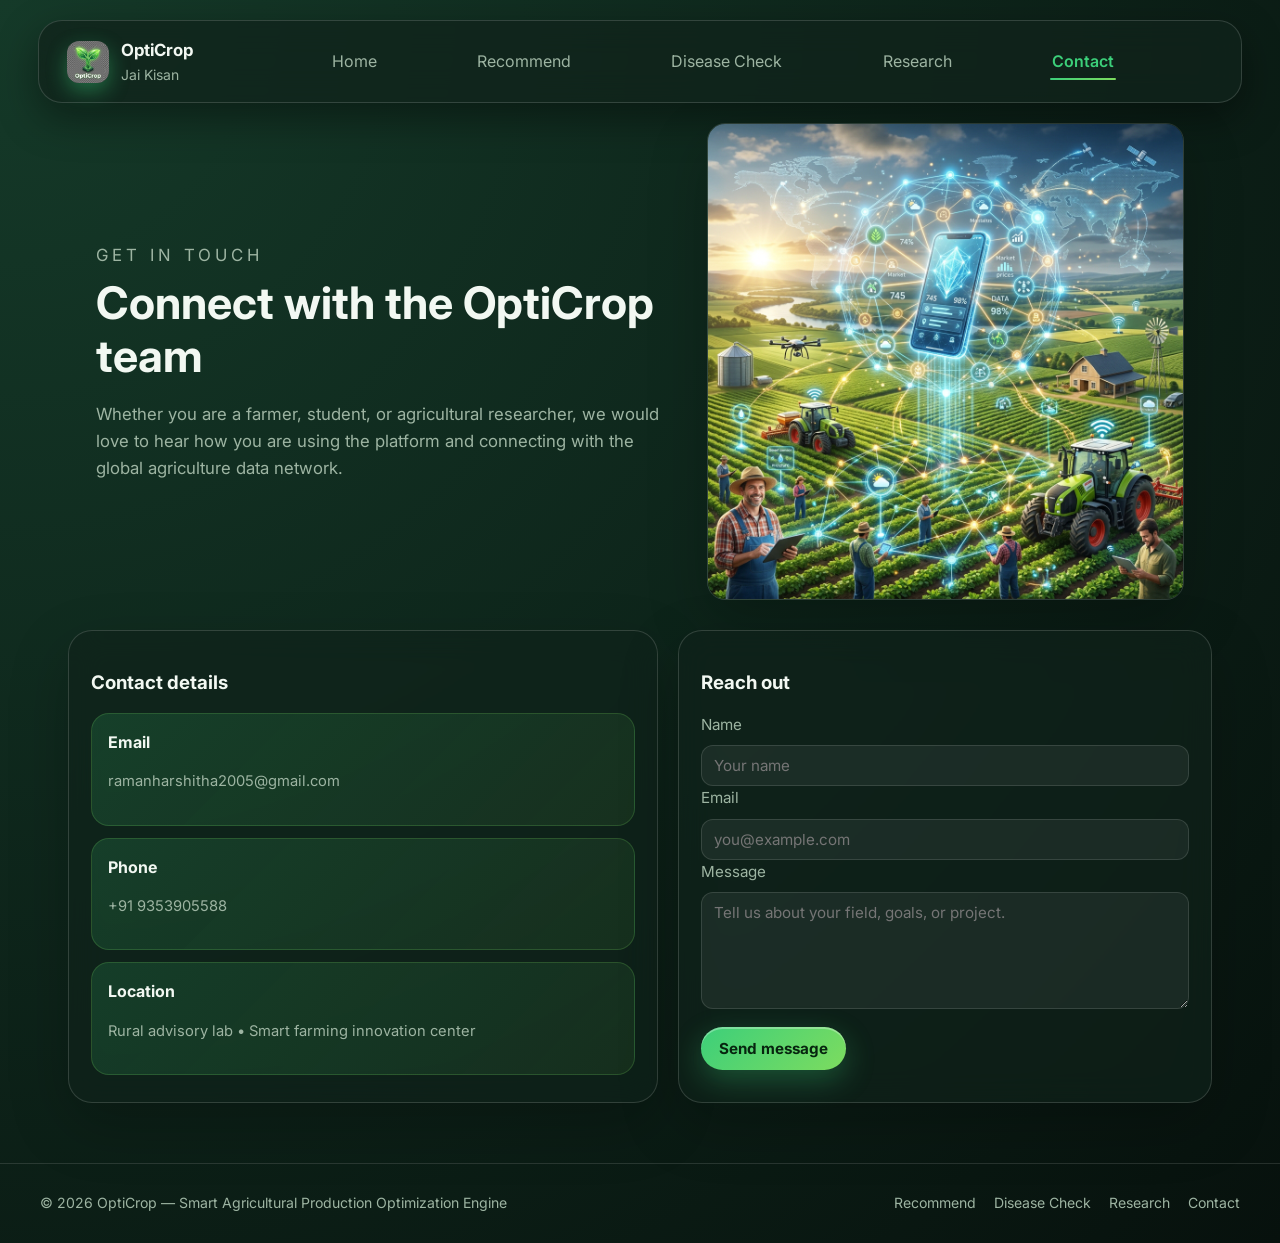
<file: web/contact.html>
<!DOCTYPE html>
<html lang="en">
  <head>
    <meta charset="UTF-8" />
    <meta name="viewport" content="width=device-width, initial-scale=1.0" />
    <title>OptiCrop | Contact</title>
    <meta
      name="description"
      content="Get in touch with the OptiCrop project team. Reach out with questions, collaboration ideas, or feedback on our Smart Agricultural Engine."
    />
    <link rel="icon" href="data:image/svg+xml,<svg xmlns='http://www.w3.org/2000/svg' viewBox='0 0 100 100'><text y='.9em' font-size='90'>🌱</text></svg>" />
    <link rel="stylesheet" href="styles.css" />
  </head>
  <body data-page="contact">
    <header class="topbar">
      <a class="brand" href="index.html">
        <img src="assets/opticrop_icon.png" alt="OptiCrop Icon" class="brand-icon" />
        <span>
          <strong>OptiCrop</strong>
          <small>Jai Kisan</small>
        </span>
      </a>
      <button class="hamburger" id="menu-toggle" aria-label="Toggle navigation">
        <span></span><span></span><span></span>
      </button>
      <nav class="nav-links" id="nav-links">
        <a href="index.html">Home</a>
        <a href="recommend.html">Recommend</a>
        <a href="disease.html">Disease Check</a>
        <a href="insights.html">Research</a>
        <a href="contact.html">Contact</a>
      </nav>
    </header>

    <main class="panel">
      <div class="hero" style="padding-top: 0; padding-bottom: 30px;">
        <div class="hero-copy">
          <p class="eyebrow">Get in touch</p>
          <h1 style="font-size: clamp(2rem, 3.5vw, 2.8rem);">Connect with the OptiCrop team</h1>
          <p>Whether you are a farmer, student, or agricultural researcher, we would love to hear how you are using the platform and connecting with the global agriculture data network.</p>
        </div>
        <div class="hero-visual">
          <img src="assets/contact_hero.png" alt="Global agricultural network" style="border: 1px solid rgba(255,255,255,0.15);" />
        </div>
      </div>

      <div class="grid two-col">
        <div class="card">
          <h3>Contact details</h3>
          <div class="mini-panel">
            <strong>Email</strong>
            <p class="muted">ramanharshitha2005@gmail.com</p>
          </div>
          <div class="mini-panel" style="margin-top:12px;">
            <strong>Phone</strong>
            <p class="muted">+91 9353905588</p>
          </div>
          <div class="mini-panel" style="margin-top:12px;">
            <strong>Location</strong>
            <p class="muted">Rural advisory lab • Smart farming innovation center</p>
          </div>
        </div>
        <div class="card">
          <h3>Reach out</h3>
          <form id="contact-form">
            <label>Name<input type="text" id="contact-name" placeholder="Your name" required /></label>
            <label>Email<input type="email" id="contact-email" placeholder="you@example.com" required /></label>
            <label>Message<textarea id="contact-message" rows="5" placeholder="Tell us about your field, goals, or project." required></textarea></label>
            <div class="form-actions">
              <button class="btn primary" type="submit">Send message</button>
            </div>
            <p id="contact-status" class="weather-status muted" style="margin-top:10px;"></p>
          </form>
        </div>
      </div>
    </main>

    <footer class="site-footer">
      <div class="footer-inner">
        <span>© 2026 OptiCrop — Smart Agricultural Production Optimization Engine</span>
        <div class="footer-links">
          <a href="recommend.html">Recommend</a>
          <a href="disease.html">Disease Check</a>
          <a href="insights.html">Research</a>
          <a href="contact.html">Contact</a>
        </div>
      </div>
    </footer>

    <script>
      document.getElementById('contact-form').addEventListener('submit', function (event) {
        event.preventDefault();
        var name = document.getElementById('contact-name').value.trim();
        var email = document.getElementById('contact-email').value.trim();
        var message = document.getElementById('contact-message').value.trim();
        var status = document.getElementById('contact-status');

        if (!name || !email || !message) {
          status.textContent = 'Please fill in all fields before sending.';
          status.className = 'weather-status error';
          return;
        }

        status.textContent = 'Message sent successfully! We will get back to you soon.';
        status.className = 'weather-status success';
        this.reset();

        setTimeout(function () {
          status.textContent = '';
          status.className = 'weather-status muted';
        }, 5000);
      });

      // Hamburger menu toggling code for the contact page where script.js might not execute DOMContentLoaded at the right moment if cached or different logic is applied. Let's make sure it operates nicely by binding directly or relying on script.js. Since there is no script.js loaded here, we must load it! Let's load script.js or add standard toggle code.
      // Wait, let's load script.js for consistency!
    </script>
    <script src="script.js"></script>
  </body>
</html>
</file>
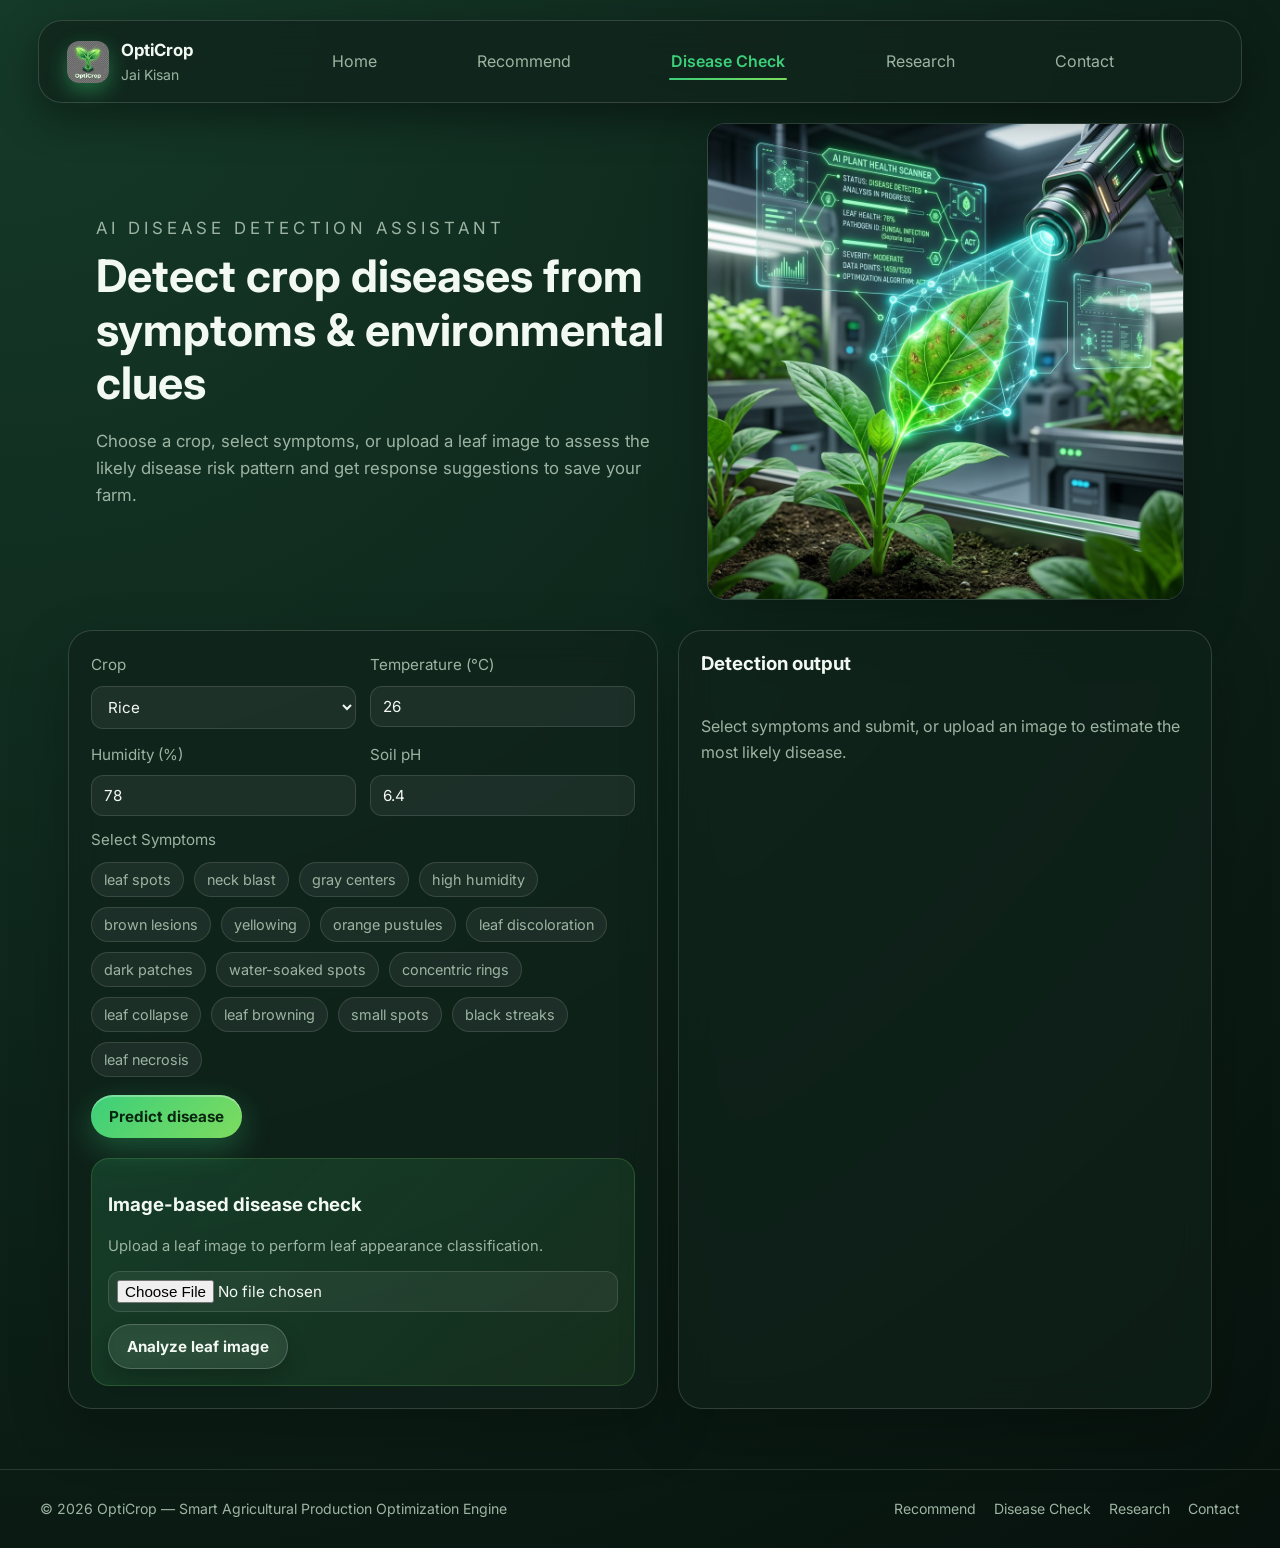
<file: web/disease.html>
<!DOCTYPE html>
<html lang="en">
  <head>
    <meta charset="UTF-8" />
    <meta name="viewport" content="width=device-width, initial-scale=1.0" />
    <title>OptiCrop | Disease Detection</title>
    <meta
      name="description"
      content="Detect crop diseases using AI. Select symptoms and environmental clues or upload a leaf image to assess crop health and get treatment recommendations."
    />
    <link rel="icon" href="data:image/svg+xml,<svg xmlns='http://www.w3.org/2000/svg' viewBox='0 0 100 100'><text y='.9em' font-size='90'>🌱</text></svg>" />
    <link rel="stylesheet" href="styles.css" />
  </head>
  <body data-page="disease">
    <header class="topbar">
      <a class="brand" href="index.html">
        <img src="assets/opticrop_icon.png" alt="OptiCrop Icon" class="brand-icon" />
        <span>
          <strong>OptiCrop</strong>
          <small>Jai Kisan</small>
        </span>
      </a>
      <button class="hamburger" id="menu-toggle" aria-label="Toggle navigation">
        <span></span><span></span><span></span>
      </button>
      <nav class="nav-links" id="nav-links">
        <a href="index.html">Home</a>
        <a href="recommend.html">Recommend</a>
        <a href="disease.html">Disease Check</a>
        <a href="insights.html">Research</a>
        <a href="contact.html">Contact</a>
      </nav>
    </header>

    <main class="panel">
      <div class="hero" style="padding-top: 0; padding-bottom: 30px;">
        <div class="hero-copy">
          <p class="eyebrow">AI disease detection assistant</p>
          <h1 style="font-size: clamp(2rem, 3.5vw, 2.8rem);">Detect crop diseases from symptoms &amp; environmental clues</h1>
          <p>Choose a crop, select symptoms, or upload a leaf image to assess the likely disease risk pattern and get response suggestions to save your farm.</p>
        </div>
        <div class="hero-visual">
          <img src="assets/disease_hero.png" alt="AI scanning leaf for disease" style="border: 1px solid rgba(255,255,255,0.15);" />
        </div>
      </div>

      <div class="grid two-col">
        <form id="disease-form" class="card form-card">
          <div class="field-grid">
            <label>Crop<select name="crop">
              <option value="Rice">Rice</option>
              <option value="Wheat">Wheat</option>
              <option value="Maize">Maize</option>
              <option value="Tomato">Tomato</option>
              <option value="Potato">Potato</option>
              <option value="Soybean">Soybean</option>
              <option value="Banana">Banana</option>
            </select></label>
            <label>Temperature (°C)<input type="number" name="temperature" value="26" min="0" max="60" required /></label>
            <label>Humidity (%)<input type="number" name="humidity" value="78" min="0" max="100" required /></label>
            <label>Soil pH<input type="number" name="ph" value="6.4" step="0.1" min="0" max="14" required /></label>
          </div>
          
          <label style="margin-top: 12px;">Select Symptoms</label>
          <div id="symptom-list" class="checklist"></div>
          
          <div class="form-actions" style="margin-top: 18px;">
            <button class="btn primary" type="submit">Predict disease</button>
          </div>
          
          <div class="mini-panel" style="margin-top:20px;">
            <h3>Image-based disease check</h3>
            <p class="muted" style="margin-bottom:12px;">Upload a leaf image to perform leaf appearance classification.</p>
            <input id="image-upload" type="file" accept="image/*" style="width: 100%;" />
            <button id="image-submit" class="btn secondary" type="button" style="margin-top:12px;">Analyze leaf image</button>
          </div>
        </form>

        <div id="disease-output" class="card result-card">
          <h3>Detection output</h3>
          <div class="placeholder">Select symptoms and submit, or upload an image to estimate the most likely disease.</div>
        </div>
      </div>
    </main>

    <footer class="site-footer">
      <div class="footer-inner">
        <span>© 2026 OptiCrop — Smart Agricultural Production Optimization Engine</span>
        <div class="footer-links">
          <a href="recommend.html">Recommend</a>
          <a href="disease.html">Disease Check</a>
          <a href="insights.html">Research</a>
          <a href="contact.html">Contact</a>
        </div>
      </div>
    </footer>

    <script src="script.js"></script>
  </body>
</html>
</file>
<file: web/styles.css>
@import url('https://fonts.googleapis.com/css2?family=Inter:wght@400;500;600;700;800&display=swap');

:root {
  --bg: #07110d;
  --panel: #10231b;
  --panel-2: #173425;
  --text: #f2f8f2;
  --muted: #9db4a2;
  --accent: #3ccf7a;
  --accent-2: #7ddc5f;
  --border: rgba(255, 255, 255, 0.12);
  --shadow: 0 22px 60px rgba(0, 0, 0, 0.22);
}

* { box-sizing: border-box; }
body {
  margin: 0;
  font-family: 'Inter', "Segoe UI", Roboto, Arial, sans-serif;
  background: radial-gradient(circle at top left, #153a29, var(--bg));
  color: var(--text);
  line-height: 1.6;
  min-height: 100vh;
  display: flex;
  flex-direction: column;
}
a { color: inherit; text-decoration: none; }
img { display: block; width: 100%; border-radius: 18px; object-fit: cover; }
main { flex: 1; }

/* ─── Topbar ───────────────────────────────── */
.topbar {
  display: flex;
  justify-content: flex-start;
  gap: 40px;
  align-items: center;
  padding: 16px 28px;
  max-width: 1250px;
  width: 94%;
  margin: 20px auto 0;
  background: rgba(16, 35, 27, 0.75);
  backdrop-filter: blur(16px);
  -webkit-backdrop-filter: blur(16px);
  border: 1px solid rgba(255, 255, 255, 0.15);
  box-shadow: 0 15px 40px rgba(0, 0, 0, 0.4);
  border-radius: 24px;
  position: sticky;
  top: 20px;
  z-index: 1000;
}
.brand { display: flex; align-items: center; gap: 12px; font-size: 1.05rem; }
.brand-mark {
  display: inline-grid;
  place-items: center;
  width: 42px;
  height: 42px;
  border-radius: 12px;
  background: linear-gradient(135deg, var(--accent), var(--accent-2));
  color: #032110;
  font-weight: 800;
  font-size: 1.1rem;
}
.brand-icon {
  width: 42px;
  height: 42px;
  border-radius: 12px;
  object-fit: cover;
  box-shadow: 0 8px 20px rgba(60, 207, 122, 0.4);
  transition: transform 0.3s cubic-bezier(0.175, 0.885, 0.32, 1.275);
}
.brand:hover .brand-icon {
  transform: rotate(5deg) scale(1.1);
}
.brand small { display: block; color: var(--muted); }
.nav-links {
  display: flex;
  flex: 1;
  justify-content: space-evenly;
  color: var(--muted);
  flex-wrap: wrap;
  align-items: center;
}
.nav-links a {
  position: relative;
  padding: 6px 2px;
  transition: color 0.2s ease;
}
.nav-links a:hover { color: var(--text); }
.nav-links a.active {
  color: var(--accent);
  font-weight: 600;
}
.nav-links a.active::after {
  content: '';
  position: absolute;
  bottom: 0;
  left: 0;
  right: 0;
  height: 2px;
  background: linear-gradient(90deg, var(--accent), var(--accent-2));
  border-radius: 2px;
}

/* ─── Hamburger (mobile) ───────────────────── */
.hamburger {
  display: none;
  background: none;
  border: none;
  cursor: pointer;
  padding: 8px;
  flex-direction: column;
  gap: 5px;
  margin-left: auto;
}
.hamburger span {
  display: block;
  width: 24px;
  height: 2px;
  background: var(--text);
  border-radius: 2px;
  transition: transform 0.3s ease, opacity 0.3s ease;
}
.hamburger.open span:nth-child(1) { transform: translateY(7px) rotate(45deg); }
.hamburger.open span:nth-child(2) { opacity: 0; }
.hamburger.open span:nth-child(3) { transform: translateY(-7px) rotate(-45deg); }

/* ─── Hero ─────────────────────────────────── */
.hero, .panel { max-width: 1200px; margin: 0 auto; padding: 20px 28px 60px; }
.hero {
  display: grid;
  grid-template-columns: 1.1fr 0.9fr;
  gap: 28px;
  align-items: center;
  padding-top: 28px;
}
.eyebrow {
  text-transform: uppercase;
  letter-spacing: 0.24em;
  font-size: 0.78rem;
  color: var(--accent-2);
  margin-bottom: 8px;
}
h1, h2, h3 { line-height: 1.2; }
h1 { font-size: clamp(2rem, 4vw, 3.2rem); margin: 0 0 14px; }
.hero-copy p { color: var(--muted); font-size: 1.05rem; max-width: 660px; }
.hero-actions { display: flex; flex-wrap: wrap; gap: 12px; margin: 24px 0 18px; }

/* ─── Buttons ──────────────────────────────── */
.btn {
  border: 0;
  border-radius: 999px;
  padding: 12px 18px;
  font-weight: 700;
  font-family: inherit;
  font-size: 0.95rem;
  cursor: pointer;
  transition: transform 0.3s cubic-bezier(0.175, 0.885, 0.32, 1.275), box-shadow 0.3s ease;
}
.btn:hover { transform: translateY(-4px); }
.btn:active { transform: translateY(0); }
.btn.primary { 
  background: linear-gradient(135deg, var(--accent), var(--accent-2)); 
  color: #07250f; 
  box-shadow: 0 10px 30px rgba(60, 207, 122, 0.3), inset 0 2px 0 rgba(255,255,255,0.3); 
}
.btn.primary:hover {
  box-shadow: 0 15px 40px rgba(60, 207, 122, 0.4), inset 0 2px 0 rgba(255,255,255,0.4);
}
.btn.secondary { 
  background: rgba(255, 255, 255, 0.08); 
  color: var(--text); 
  border: 1px solid rgba(255, 255, 255, 0.2); 
  backdrop-filter: blur(10px);
  -webkit-backdrop-filter: blur(10px);
  box-shadow: 0 10px 20px rgba(0,0,0,0.2);
}
.btn.secondary:hover {
  background: rgba(255, 255, 255, 0.12);
  box-shadow: 0 15px 30px rgba(0,0,0,0.3);
}
.btn:disabled { opacity: 0.5; cursor: not-allowed; transform: none; box-shadow: none; }

/* ─── Hero visual ──────────────────────────── */
.hero-highlights { padding-left: 18px; color: var(--muted); }
.hero-card, .card {
  background: rgba(16, 35, 27, 0.65);
  backdrop-filter: blur(16px);
  -webkit-backdrop-filter: blur(16px);
  border: 1px solid rgba(255, 255, 255, 0.15);
  box-shadow: var(--shadow);
  border-radius: 24px;
  transition: transform 0.4s cubic-bezier(0.175, 0.885, 0.32, 1.275), box-shadow 0.4s ease;
}
.hero-card:hover, .card:hover {
  transform: translateY(-8px);
  box-shadow: 0 35px 70px rgba(0, 0, 0, 0.5), inset 0 1px 0 rgba(255, 255, 255, 0.15);
}
.hero-visual {
  display: grid;
  gap: 16px;
}
.hero-visual img {
  min-height: 260px;
  box-shadow: var(--shadow);
}
.hero-card { padding: 24px; }
.stat-grid { display: grid; grid-template-columns: repeat(3, 1fr); gap: 12px; margin: 22px 0 16px; }
.stat-grid div { background: rgba(255, 255, 255, 0.06); border-radius: 16px; padding: 14px; display: flex; flex-direction: column; gap: 4px; }
.stat-grid strong { font-size: 1.2rem; }
.stat-grid span, .muted { color: var(--muted); font-size: 0.92rem; }
.mini-panel {
  background: linear-gradient(135deg, rgba(60, 207, 122, 0.16), rgba(125, 220, 95, 0.08));
  border: 1px solid rgba(125, 220, 95, 0.2);
  border-radius: 18px;
  padding: 16px;
}

/* ─── Sections & Grids ─────────────────────── */
.section-title { margin-bottom: 20px; }
.section-title p:last-child { color: var(--muted); max-width: 700px; }
.grid { display: grid; gap: 20px; }
.two-col { grid-template-columns: 1.05fr 0.95fr; }
.three-col { grid-template-columns: repeat(3, 1fr); }
.card { padding: 22px; }

/* ─── Forms ────────────────────────────────── */
.field-grid { display: grid; grid-template-columns: repeat(2, minmax(0, 1fr)); gap: 14px; }
label { display: flex; flex-direction: column; gap: 8px; font-size: 0.95rem; color: var(--muted); }
input, select, textarea {
  background: rgba(255, 255, 255, 0.06);
  border: 1px solid var(--border);
  border-radius: 12px;
  padding: 10px 12px;
  color: var(--text);
  font-family: inherit;
  font-size: 0.95rem;
  transition: border-color 0.2s ease;
}
input:focus, select:focus, textarea:focus {
  outline: none;
  border-color: var(--accent);
}
input[type="file"] { padding: 8px; }
.form-actions { display: flex; flex-wrap: wrap; gap: 10px; margin-top: 18px; }

/* ─── Results & cards ──────────────────────── */
.result-card h3, .research-card h3, .scenario-card h3 { margin-top: 0; }
.placeholder { color: var(--muted); padding: 20px 0; }
.result-banner { padding: 18px; border-radius: 18px; background: linear-gradient(135deg, rgba(60, 207, 122, 0.14), rgba(125, 220, 95, 0.1)); border: 1px solid rgba(125, 220, 95, 0.22); }
.result-banner h4 { margin: 0 0 6px; font-size: 1.3rem; }
.score-pill { display: inline-block; margin-top: 10px; padding: 8px 12px; border-radius: 999px; background: rgba(255, 255, 255, 0.08); color: var(--accent-2); font-weight: 700; }
.metric-list { margin-top: 18px; display: grid; gap: 10px; }
.metric-row { display: grid; gap: 6px; }
.metric-meta { display: flex; justify-content: space-between; color: var(--muted); font-size: 0.95rem; }
.bar { height: 8px; background: rgba(255, 255, 255, 0.08); border-radius: 999px; overflow: hidden; }
.bar > div { height: 100%; background: linear-gradient(90deg, var(--accent), var(--accent-2)); border-radius: inherit; transition: width 0.5s ease; }
.scenario-card ul { padding-left: 18px; color: var(--muted); }
.insight-list, .chip-list, .tag-list { display: grid; gap: 12px; }
.insight-item, .tag-item { padding: 14px; border-radius: 16px; background: rgba(255, 255, 255, 0.05); border: 1px solid rgba(255, 255, 255, 0.06); }
.insight-item strong, .tag-item strong { display: block; margin-bottom: 4px; }
.tag-item em { display: block; margin-top: 6px; color: var(--accent-2); font-style: normal; }
.split-card { display: grid; grid-template-columns: 1fr 1fr; gap: 20px; align-items: center; }
.image-stack { display: grid; gap: 12px; }
.image-stack img { min-height: 180px; }
.showcase-card { padding-top: 0; }
.matrix { display: grid; gap: 10px; }
.matrix-item { display: flex; justify-content: space-between; align-items: center; background: rgba(255, 255, 255, 0.05); border: 1px solid rgba(255, 255, 255, 0.06); border-radius: 14px; padding: 12px 14px; }
.matrix-item span { color: var(--muted); font-size: 0.93rem; }
.checklist { display: flex; flex-wrap: wrap; gap: 10px; margin-top: 10px; }
.check-chip { background: rgba(255,255,255,0.06); border: 1px solid var(--border); border-radius: 999px; padding: 8px 12px; cursor: pointer; user-select: none; font-family: inherit; font-size: 0.9rem; color: var(--muted); transition: all 0.2s ease; }
.check-chip:hover { border-color: rgba(60,207,122,0.36); }
.check-chip.active { background: rgba(60,207,122,0.18); border-color: rgba(60,207,122,0.36); color: var(--accent-2); }
.mode-tabs { display: flex; flex-wrap: wrap; gap: 10px; max-width: 1200px; margin: 0 auto 18px; padding: 0 28px; }
.mode-tab {
  background: rgba(255, 255, 255, 0.06);
  border: 1px solid var(--border);
  border-radius: 999px;
  padding: 10px 16px;
  color: var(--muted);
  cursor: pointer;
  font-weight: 600;
  font-family: inherit;
  font-size: 0.9rem;
  transition: all 0.2s ease;
}
.mode-tab.active { background: rgba(60, 207, 122, 0.18); border-color: rgba(60, 207, 122, 0.36); color: var(--accent-2); }
.hidden { display: none !important; }
.weather-panel h3 { margin-top: 0; }
.weather-status { margin: 10px 0 0; font-size: 0.92rem; }
.weather-status.success { color: var(--accent-2); }
.weather-status.error { color: #ff8f8f; }
.dashboard-toolbar { margin-bottom: 0; }
.chart-card canvas { width: 100% !important; }
.status-badge {
  display: inline-block;
  padding: 4px 10px;
  border-radius: 999px;
  font-size: 0.82rem;
  font-weight: 700;
}
.status-badge.optimal { background: rgba(60, 207, 122, 0.2); color: var(--accent-2); }
.status-badge.acceptable { background: rgba(125, 220, 95, 0.15); color: #b8f0a0; }
.status-badge.suboptimal { background: rgba(255, 193, 7, 0.15); color: #ffd56a; }
.status-badge.poor { background: rgba(255, 99, 99, 0.15); color: #ff9f9f; }

/* ─── Loading spinner ──────────────────────── */
.spinner {
  display: inline-block;
  width: 20px;
  height: 20px;
  border: 2.5px solid rgba(255,255,255,0.2);
  border-top-color: var(--accent);
  border-radius: 50%;
  animation: spin 0.7s linear infinite;
  vertical-align: middle;
  margin-right: 8px;
}
@keyframes spin { to { transform: rotate(360deg); } }

.loading-overlay {
  display: flex;
  align-items: center;
  justify-content: center;
  padding: 40px 20px;
  color: var(--muted);
  gap: 10px;
}

/* ─── Footer ───────────────────────────────── */
.site-footer {
  border-top: 1px solid var(--border);
  padding: 28px;
  text-align: center;
  color: var(--muted);
  font-size: 0.88rem;
  margin-top: auto;
}
.site-footer .footer-inner {
  max-width: 1200px;
  margin: 0 auto;
  display: flex;
  flex-wrap: wrap;
  justify-content: space-between;
  align-items: center;
  gap: 14px;
}
.footer-links {
  display: flex;
  gap: 18px;
  flex-wrap: wrap;
}
.footer-links a {
  color: var(--muted);
  transition: color 0.2s ease;
}
.footer-links a:hover {
  color: var(--accent);
}

/* ─── Scenario cards hover ─────────────────── */
.scenario-card {
  transition: transform 0.25s ease, box-shadow 0.25s ease;
}
.scenario-card:hover {
  transform: translateY(-4px);
  box-shadow: 0 28px 70px rgba(0,0,0,0.3);
}

/* ─── Responsive ───────────────────────────── */
@media (max-width: 900px) {
  .hero, .two-col, .three-col, .split-card { grid-template-columns: 1fr; }
}
@media (max-width: 640px) {
  .topbar { flex-wrap: wrap; gap: 12px; }
  .hamburger { display: flex; }
  .nav-links {
    display: none;
    width: 100%;
    flex-direction: column;
    gap: 6px;
    padding: 12px 0 0;
  }
  .nav-links.show { display: flex; }
  .nav-links a {
    padding: 10px 0;
    border-bottom: 1px solid var(--border);
  }
  .hero, .panel { padding: 18px 16px 40px; }
  .field-grid, .stat-grid { grid-template-columns: 1fr; }
  .hero-visual img { min-height: 220px; }
  .mode-tabs { padding: 0 16px; }
  .site-footer .footer-inner { flex-direction: column; text-align: center; }
}
</file>
